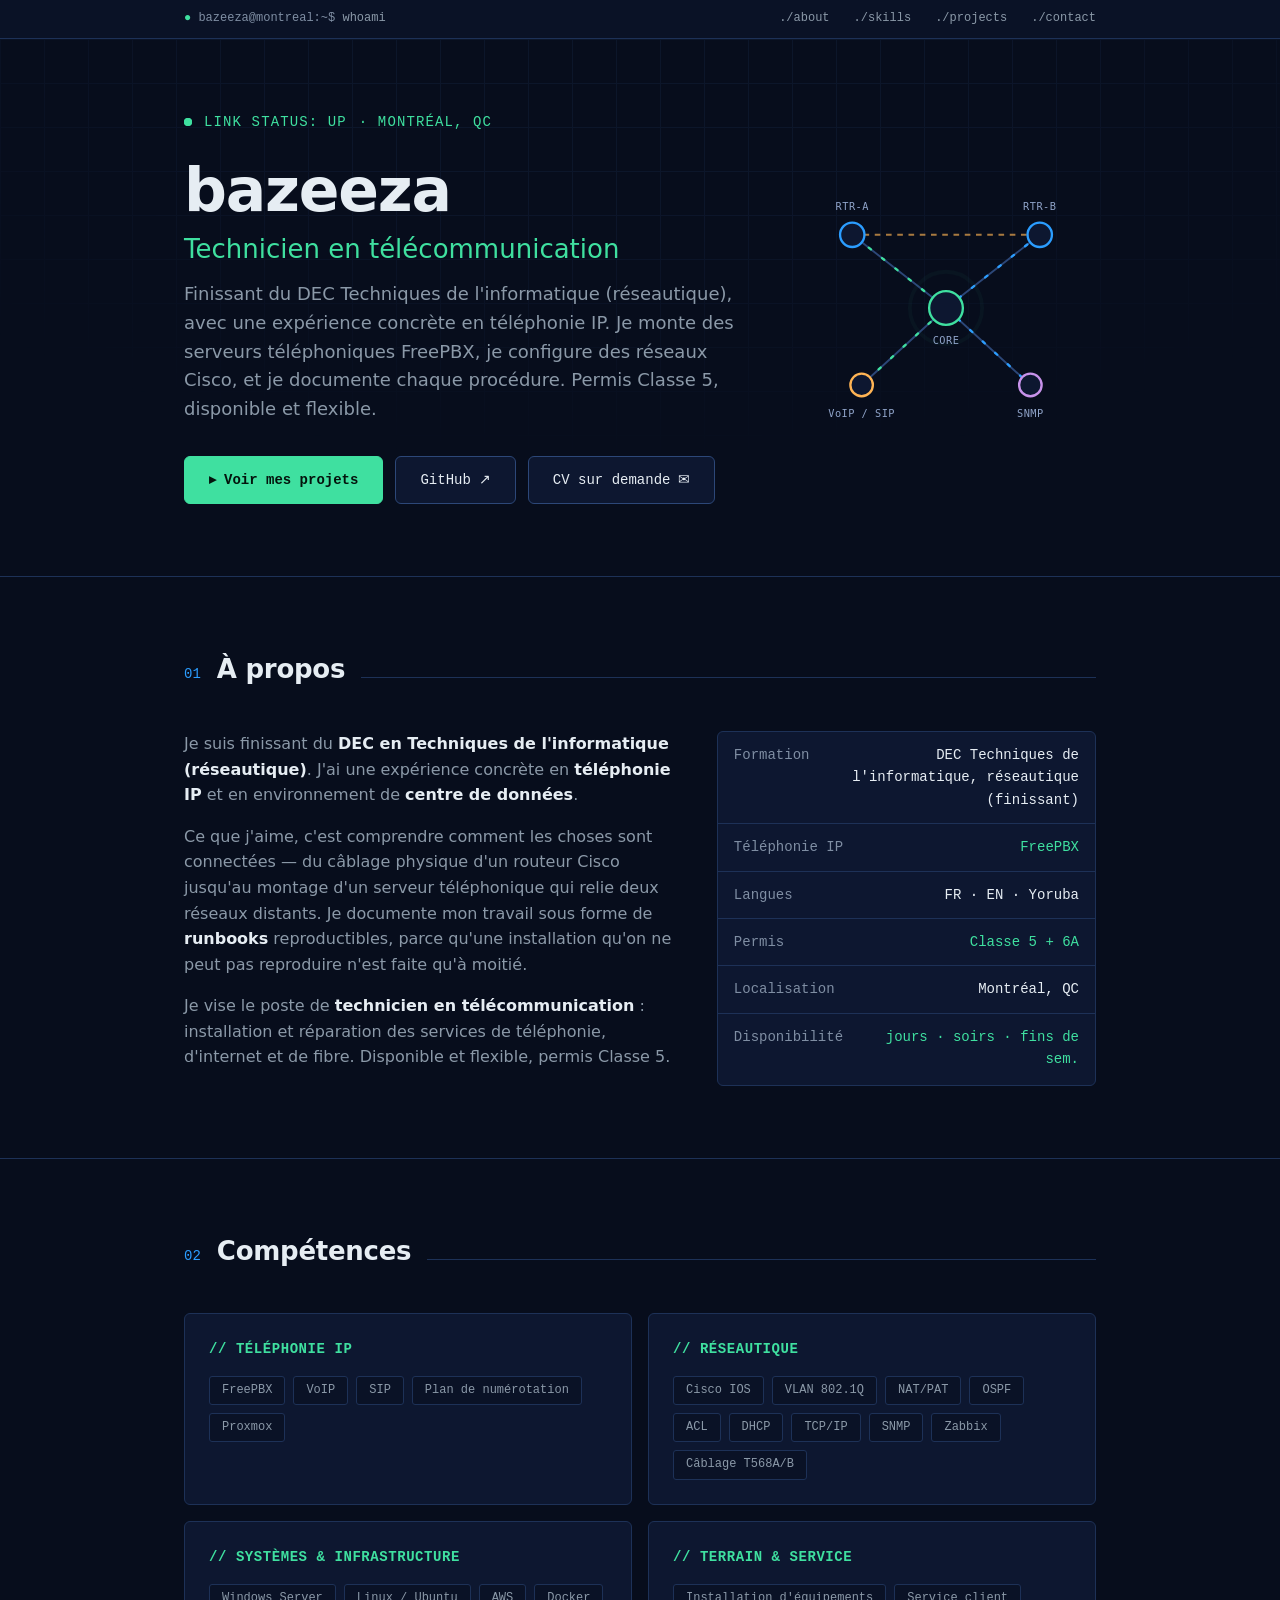
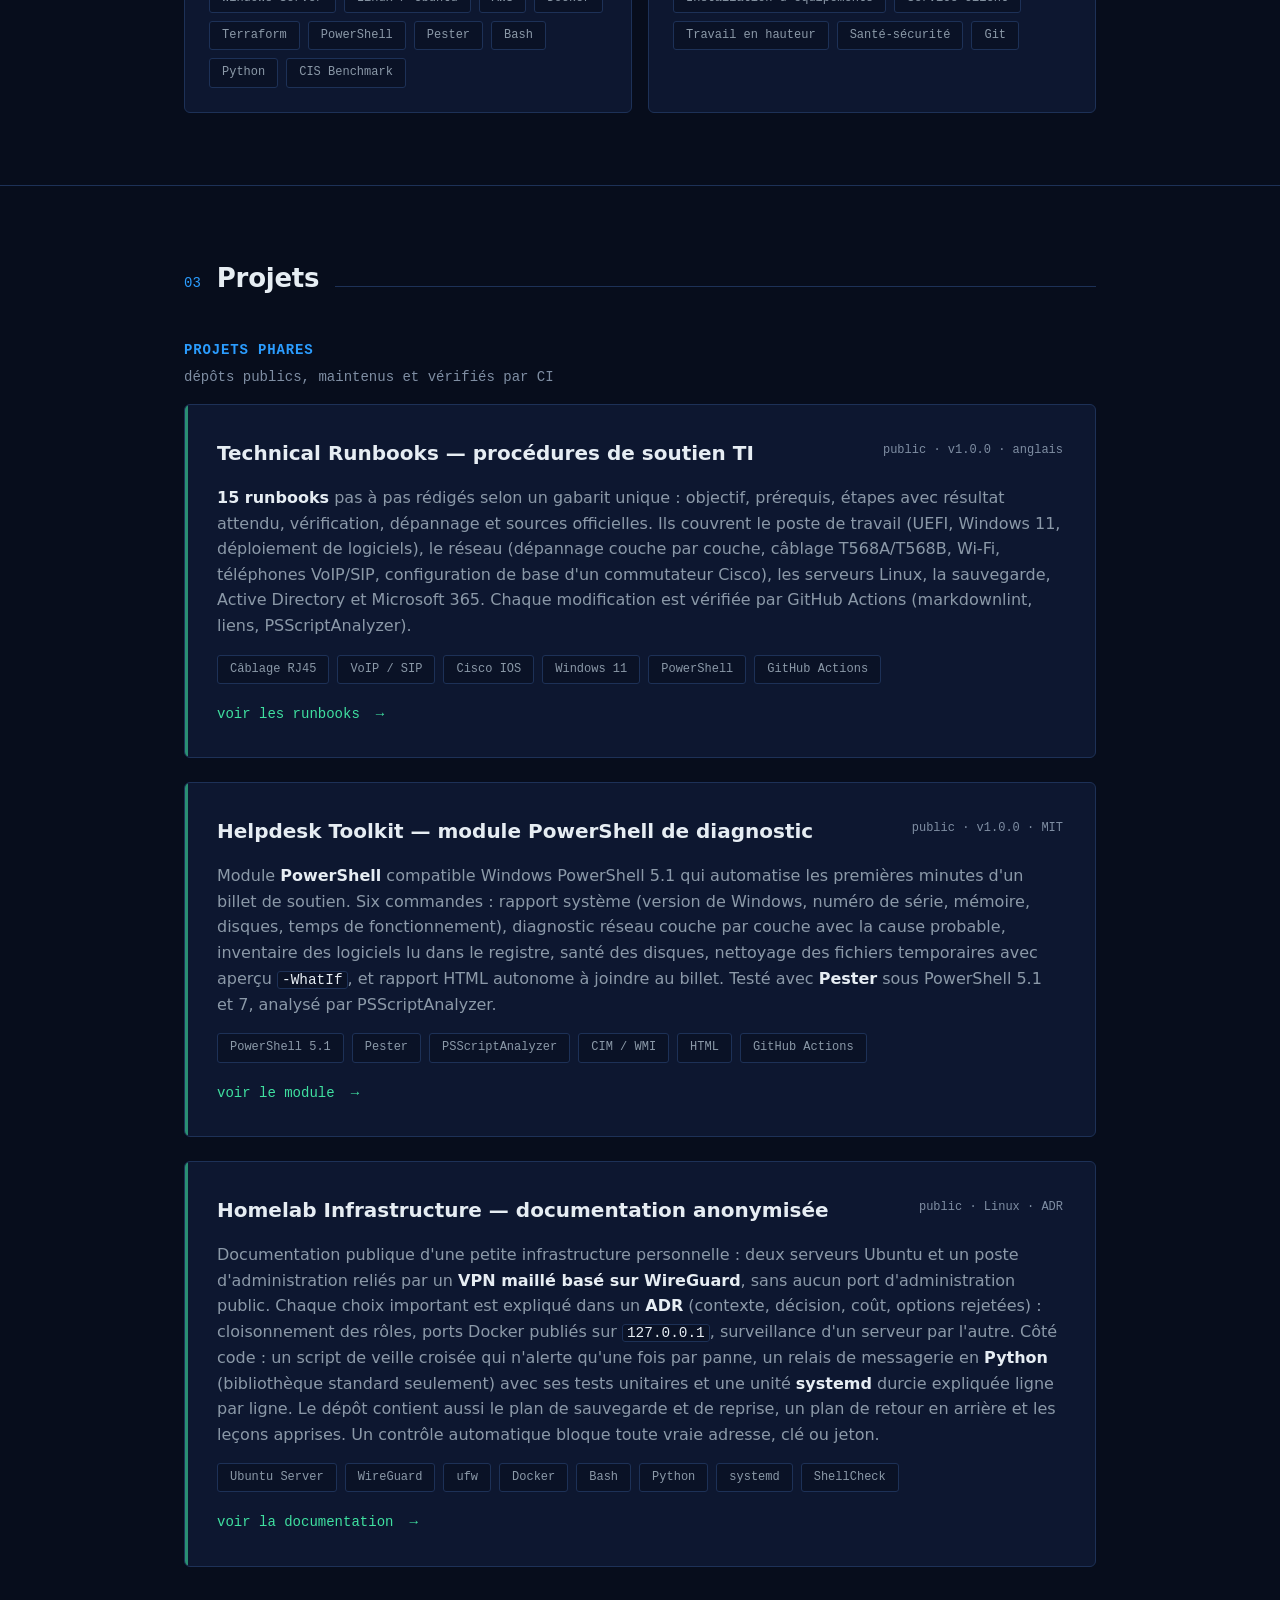
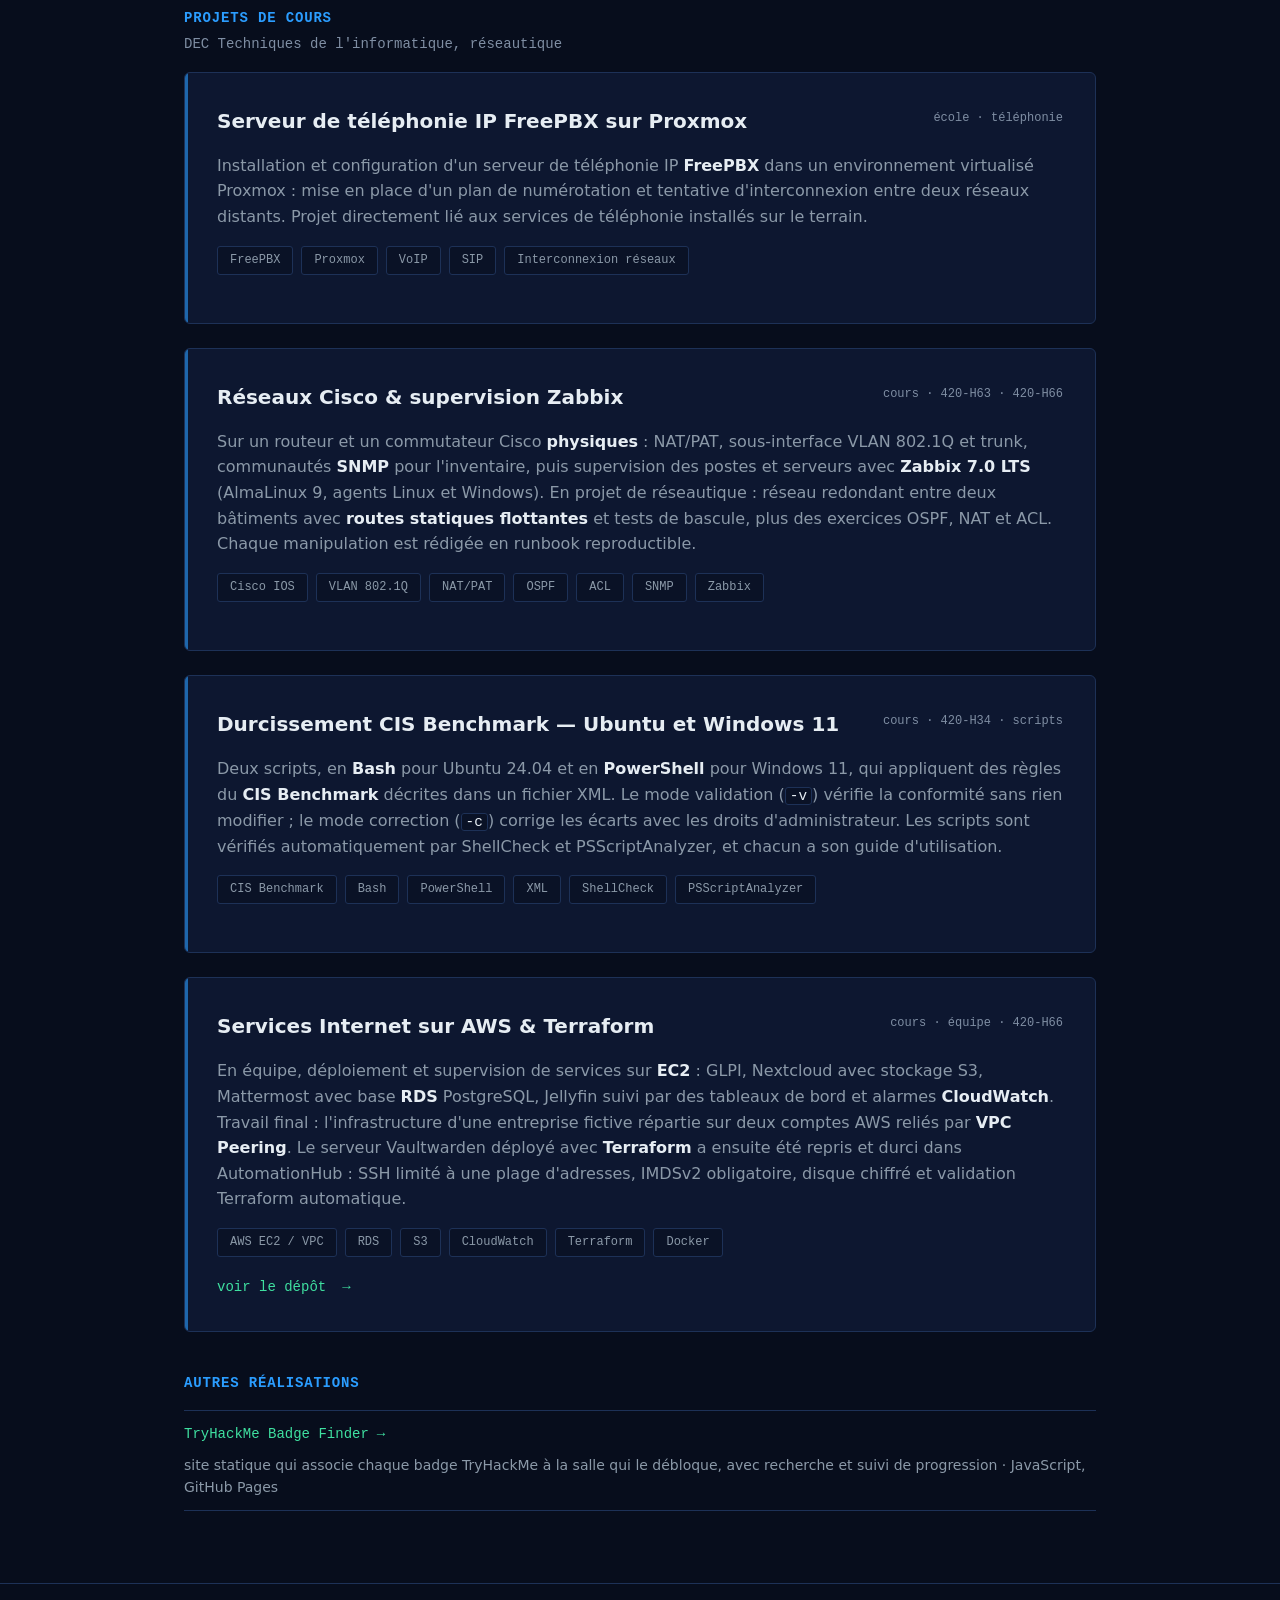
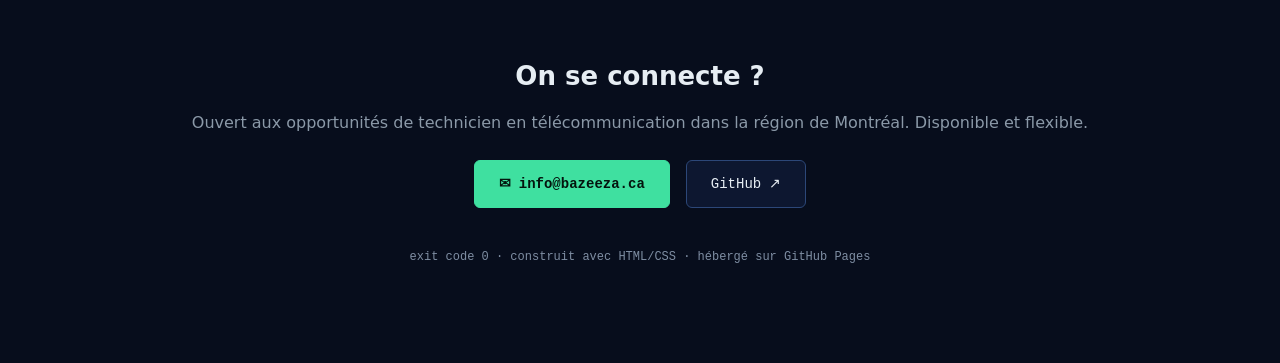
<file: index.html>
<!DOCTYPE html>
<html lang="fr">
<head>
<meta charset="UTF-8">
<meta name="viewport" content="width=device-width, initial-scale=1.0">
<title>bazeeza — Technicien en télécommunication</title>
<meta name="description" content="Portfolio de bazeeza, finissant du DEC en réseautique à Montréal : runbooks de soutien TI, module PowerShell testé, réseaux Cisco, téléphonie IP et AWS.">
<link rel="canonical" href="https://bazeeza.github.io/">
<!-- Tells the browser the page is dark before the CSS arrives: no white flash, dark scrollbars -->
<meta name="color-scheme" content="dark">
<meta name="theme-color" content="#070d1c">
<!-- Link previews (LinkedIn, Teams, Slack). No og:image yet: most preview crawlers ignore SVG, a 1200x630 PNG is still to be made. -->
<meta property="og:type" content="profile">
<meta property="og:locale" content="fr_CA">
<meta property="og:site_name" content="bazeeza">
<meta property="og:title" content="bazeeza — Technicien en télécommunication">
<meta property="og:description" content="Finissant du DEC en réseautique à Montréal : runbooks de soutien TI, module PowerShell testé, réseaux Cisco, téléphonie IP et AWS.">
<meta property="og:url" content="https://bazeeza.github.io/">
<meta property="profile:username" content="Bazeeza">
<meta name="twitter:card" content="summary">
<!-- Structured data for search engines: only facts already shown on the page. -->
<script type="application/ld+json">
{
  "@context": "https://schema.org",
  "@type": "Person",
  "name": "bazeeza",
  "url": "https://bazeeza.github.io/",
  "jobTitle": "Technicien en télécommunication",
  "email": "mailto:info@bazeeza.ca",
  "address": { "@type": "PostalAddress", "addressLocality": "Montréal", "addressRegion": "QC", "addressCountry": "CA" },
  "knowsAbout": ["Cisco IOS", "VLAN", "VoIP", "SIP", "FreePBX", "PowerShell", "Python", "Linux", "AWS", "Terraform"],
  "knowsLanguage": ["fr", "en"],
  "sameAs": ["https://github.com/Bazeeza"]
}
</script>
<link rel="icon" href="assets/img/favicon.svg" type="image/svg+xml">
<link rel="stylesheet" href="assets/css/tokens.css">
<link rel="stylesheet" href="assets/css/main.css">
</head>
<body>

<a class="skip-link" href="#main">Aller au contenu</a>

<header class="statusbar">
  <div class="wrap">
    <span class="mono" lang="en"><span class="dot" aria-hidden="true">●</span> bazeeza@montreal:~$ <span class="cmd">whoami</span></span>
    <!-- The French label stays French; only the English link texts carry lang="en" -->
    <nav class="nav-links mono" aria-label="Sections de la page">
      <a href="#about" lang="en">./about</a>
      <a href="#skills" lang="en">./skills</a>
      <a href="#projects" lang="en">./projects</a>
      <a href="#contact" lang="en">./contact</a>
    </nav>
  </div>
</header>

<main id="main" tabindex="-1">

<section class="hero" aria-labelledby="hero-title">
  <div class="wrap hero-grid">
    <div>
      <p class="eyebrow mono"><span class="pulse" aria-hidden="true"></span> <span lang="en">LINK STATUS: UP</span> · MONTRÉAL, QC</p>
      <h1 id="hero-title">bazeeza
        <span class="role">Technicien en télécommunication</span>
      </h1>
      <p class="lede">Finissant du DEC Techniques de l'informatique (réseautique), avec une expérience concrète en téléphonie IP. Je monte des serveurs téléphoniques FreePBX, je configure des réseaux Cisco, et je documente chaque procédure. Permis Classe 5, disponible et flexible.</p>
      <div class="cta-row">
        <a class="btn primary" href="#projects"><span aria-hidden="true">▸</span> Voir mes projets</a>
        <a class="btn" href="https://github.com/Bazeeza" target="_blank" rel="noopener">GitHub <span aria-hidden="true">&#x2197;&#xFE0E;</span><span class="visually-hidden"> (nouvel onglet)</span></a>
        <a class="btn" href="mailto:info@bazeeza.ca?subject=Demande%20de%20CV">CV sur demande <span aria-hidden="true">&#x2709;&#xFE0E;</span></a>
      </div>
    </div>
    <img class="hero-art" src="assets/img/topologie.svg" width="320" height="260" alt="">
  </div>
</section>

<section id="about" aria-labelledby="about-title">
  <div class="wrap">
    <div class="sec-head">
      <span class="sec-num mono" aria-hidden="true">01</span>
      <h2 class="sec-title" id="about-title">À propos</h2>
      <span class="sec-line" aria-hidden="true"></span>
    </div>
    <div class="about-grid">
      <div>
        <p>Je suis finissant du <strong>DEC en Techniques de l'informatique (réseautique)</strong>. J'ai une expérience concrète en <strong>téléphonie IP</strong> et en environnement de <strong>centre de données</strong>.</p>
        <p>Ce que j'aime, c'est comprendre comment les choses sont connectées — du câblage physique d'un routeur Cisco jusqu'au montage d'un serveur téléphonique qui relie deux réseaux distants. Je documente mon travail sous forme de <strong>runbooks</strong> reproductibles, parce qu'une installation qu'on ne peut pas reproduire n'est faite qu'à moitié.</p>
        <p>Je vise le poste de <strong>technicien en télécommunication</strong> : installation et réparation des services de téléphonie, d'internet et de fibre. Disponible et flexible, permis Classe 5.</p>
      </div>
      <dl class="facts mono">
        <div class="row"><dt class="k">Formation</dt><dd class="v">DEC Techniques de l'informatique, réseautique (finissant)</dd></div>
        <div class="row"><dt class="k">Téléphonie IP</dt><dd class="v up">FreePBX</dd></div>
        <div class="row"><dt class="k">Langues</dt><dd class="v">FR · EN · Yoruba</dd></div>
        <div class="row"><dt class="k">Permis</dt><dd class="v up">Classe 5 + 6A</dd></div>
        <div class="row"><dt class="k">Localisation</dt><dd class="v">Montréal, QC</dd></div>
        <div class="row"><dt class="k">Disponibilité</dt><dd class="v up">jours · soirs · fins de sem.</dd></div>
      </dl>
    </div>
  </div>
</section>

<section id="skills" aria-labelledby="skills-title">
  <div class="wrap">
    <div class="sec-head">
      <span class="sec-num mono" aria-hidden="true">02</span>
      <h2 class="sec-title" id="skills-title">Compétences</h2>
      <span class="sec-line" aria-hidden="true"></span>
    </div>
    <div class="skills-grid">
      <div class="skill-card">
        <h3><span aria-hidden="true">// </span>Téléphonie IP</h3>
        <ul class="tags" role="list">
          <li class="tag">FreePBX</li><li class="tag">VoIP</li><li class="tag">SIP</li>
          <li class="tag">Plan de numérotation</li><li class="tag">Proxmox</li>
        </ul>
      </div>
      <div class="skill-card">
        <h3><span aria-hidden="true">// </span>Réseautique</h3>
        <ul class="tags" role="list">
          <li class="tag">Cisco IOS</li><li class="tag">VLAN 802.1Q</li><li class="tag">NAT/PAT</li>
          <li class="tag">OSPF</li><li class="tag">ACL</li><li class="tag">DHCP</li><li class="tag">TCP/IP</li>
          <li class="tag">SNMP</li><li class="tag">Zabbix</li><li class="tag">Câblage T568A/B</li>
        </ul>
      </div>
      <div class="skill-card">
        <h3><span aria-hidden="true">// </span>Systèmes &amp; infrastructure</h3>
        <ul class="tags" role="list">
          <li class="tag">Windows Server</li><li class="tag">Linux / Ubuntu</li><li class="tag">AWS</li>
          <li class="tag">Docker</li><li class="tag">Terraform</li><li class="tag">PowerShell</li>
          <li class="tag">Pester</li><li class="tag">Bash</li><li class="tag">Python</li><li class="tag">CIS Benchmark</li>
        </ul>
      </div>
      <div class="skill-card">
        <h3><span aria-hidden="true">// </span>Terrain &amp; service</h3>
        <ul class="tags" role="list">
          <li class="tag">Installation d'équipements</li><li class="tag">Service client</li>
          <li class="tag">Travail en hauteur</li><li class="tag">Santé-sécurité</li><li class="tag">Git</li>
        </ul>
      </div>
    </div>
  </div>
</section>

<section id="projects" aria-labelledby="projects-title">
  <div class="wrap">
    <div class="sec-head">
      <span class="sec-num mono" aria-hidden="true">03</span>
      <h2 class="sec-title" id="projects-title">Projets</h2>
      <span class="sec-line" aria-hidden="true"></span>
    </div>

    <h3 class="proj-group">Projets phares <span class="proj-group-note">dépôts publics, maintenus et vérifiés par CI</span></h3>

    <article class="project featured">
      <div class="proj-top">
        <h4 class="proj-title">Technical Runbooks — procédures de soutien TI</h4>
        <p class="proj-meta">public · v1.0.0 · anglais</p>
      </div>
      <p><strong>15 runbooks</strong> pas à pas rédigés selon un gabarit unique : objectif, prérequis, étapes avec résultat attendu, vérification, dépannage et sources officielles. Ils couvrent le poste de travail (UEFI, Windows 11, déploiement de logiciels), le réseau (dépannage couche par couche, câblage T568A/T568B, Wi-Fi, téléphones VoIP/SIP, configuration de base d'un commutateur Cisco), les serveurs Linux, la sauvegarde, Active Directory et Microsoft 365. Chaque modification est vérifiée par GitHub Actions (markdownlint, liens, PSScriptAnalyzer).</p>
      <ul class="tags proj-tags" role="list" aria-label="Technologies">
        <li class="tag">Câblage RJ45</li><li class="tag">VoIP / SIP</li><li class="tag">Cisco IOS</li>
        <li class="tag">Windows 11</li><li class="tag">PowerShell</li><li class="tag">GitHub Actions</li>
      </ul>
      <a class="proj-link mono" href="https://github.com/Bazeeza/Technical-Runbooks" target="_blank" rel="noopener">voir les runbooks<span class="visually-hidden"> Technical Runbooks</span> <span aria-hidden="true">→</span><span class="visually-hidden"> (nouvel onglet)</span></a>
    </article>

    <article class="project featured">
      <div class="proj-top">
        <h4 class="proj-title">Helpdesk Toolkit — module PowerShell de diagnostic</h4>
        <p class="proj-meta">public · v1.0.0 · MIT</p>
      </div>
      <p>Module <strong>PowerShell</strong> compatible Windows PowerShell 5.1 qui automatise les premières minutes d'un billet de soutien. Six commandes : rapport système (version de Windows, numéro de série, mémoire, disques, temps de fonctionnement), diagnostic réseau couche par couche avec la cause probable, inventaire des logiciels lu dans le registre, santé des disques, nettoyage des fichiers temporaires avec aperçu <code>-WhatIf</code>, et rapport HTML autonome à joindre au billet. Testé avec <strong>Pester</strong> sous PowerShell 5.1 et 7, analysé par PSScriptAnalyzer.</p>
      <ul class="tags proj-tags" role="list" aria-label="Technologies">
        <li class="tag">PowerShell 5.1</li><li class="tag">Pester</li><li class="tag">PSScriptAnalyzer</li>
        <li class="tag">CIM / WMI</li><li class="tag">HTML</li><li class="tag">GitHub Actions</li>
      </ul>
      <a class="proj-link mono" href="https://github.com/Bazeeza/helpdesk-toolkit" target="_blank" rel="noopener">voir le module<span class="visually-hidden"> Helpdesk Toolkit</span> <span aria-hidden="true">→</span><span class="visually-hidden"> (nouvel onglet)</span></a>
    </article>

    <article class="project featured">
      <div class="proj-top">
        <h4 class="proj-title">Homelab Infrastructure — documentation anonymisée</h4>
        <p class="proj-meta">public · Linux · ADR</p>
      </div>
      <p>Documentation publique d'une petite infrastructure personnelle : deux serveurs Ubuntu et un poste d'administration reliés par un <strong>VPN maillé basé sur WireGuard</strong>, sans aucun port d'administration public. Chaque choix important est expliqué dans un <strong>ADR</strong> (contexte, décision, coût, options rejetées) : cloisonnement des rôles, ports Docker publiés sur <code>127.0.0.1</code>, surveillance d'un serveur par l'autre. Côté code : un script de veille croisée qui n'alerte qu'une fois par panne, un relais de messagerie en <strong>Python</strong> (bibliothèque standard seulement) avec ses tests unitaires et une unité <strong>systemd</strong> durcie expliquée ligne par ligne. Le dépôt contient aussi le plan de sauvegarde et de reprise, un plan de retour en arrière et les leçons apprises. Un contrôle automatique bloque toute vraie adresse, clé ou jeton.</p>
      <ul class="tags proj-tags" role="list" aria-label="Technologies">
        <li class="tag">Ubuntu Server</li><li class="tag">WireGuard</li><li class="tag">ufw</li>
        <li class="tag">Docker</li><li class="tag">Bash</li><li class="tag">Python</li>
        <li class="tag">systemd</li><li class="tag">ShellCheck</li>
      </ul>
      <a class="proj-link mono" href="https://github.com/Bazeeza/homelab-infrastructure" target="_blank" rel="noopener">voir la documentation<span class="visually-hidden"> Homelab Infrastructure</span> <span aria-hidden="true">→</span><span class="visually-hidden"> (nouvel onglet)</span></a>
    </article>

    <h3 class="proj-group">Projets de cours <span class="proj-group-note">DEC Techniques de l'informatique, réseautique</span></h3>

    <article class="project">
      <div class="proj-top">
        <h4 class="proj-title">Serveur de téléphonie IP FreePBX sur Proxmox</h4>
        <p class="proj-meta">école · téléphonie</p>
      </div>
      <p>Installation et configuration d'un serveur de téléphonie IP <strong>FreePBX</strong> dans un environnement virtualisé Proxmox : mise en place d'un plan de numérotation et tentative d'interconnexion entre deux réseaux distants. Projet directement lié aux services de téléphonie installés sur le terrain.</p>
      <ul class="tags proj-tags" role="list" aria-label="Technologies">
        <li class="tag">FreePBX</li><li class="tag">Proxmox</li><li class="tag">VoIP</li>
        <li class="tag">SIP</li><li class="tag">Interconnexion réseaux</li>
      </ul>
    </article>

    <article class="project">
      <div class="proj-top">
        <h4 class="proj-title">Réseaux Cisco &amp; supervision Zabbix</h4>
        <p class="proj-meta">cours · 420-H63 · 420-H66</p>
      </div>
      <p>Sur un routeur et un commutateur Cisco <strong>physiques</strong> : NAT/PAT, sous-interface VLAN 802.1Q et trunk, communautés <strong>SNMP</strong> pour l'inventaire, puis supervision des postes et serveurs avec <strong>Zabbix 7.0 LTS</strong> (AlmaLinux 9, agents Linux et Windows). En projet de réseautique : réseau redondant entre deux bâtiments avec <strong>routes statiques flottantes</strong> et tests de bascule, plus des exercices OSPF, NAT et ACL. Chaque manipulation est rédigée en runbook reproductible.</p>
      <ul class="tags proj-tags" role="list" aria-label="Technologies">
        <li class="tag">Cisco IOS</li><li class="tag">VLAN 802.1Q</li><li class="tag">NAT/PAT</li>
        <li class="tag">OSPF</li><li class="tag">ACL</li><li class="tag">SNMP</li><li class="tag">Zabbix</li>
      </ul>
    </article>

    <article class="project">
      <div class="proj-top">
        <h4 class="proj-title">Durcissement CIS Benchmark — Ubuntu et Windows 11</h4>
        <p class="proj-meta">cours · 420-H34 · scripts</p>
      </div>
      <p>Deux scripts, en <strong>Bash</strong> pour Ubuntu 24.04 et en <strong>PowerShell</strong> pour Windows 11, qui appliquent des règles du <strong>CIS Benchmark</strong> décrites dans un fichier XML. Le mode validation (<code>-v</code>) vérifie la conformité sans rien modifier ; le mode correction (<code>-c</code>) corrige les écarts avec les droits d'administrateur. Les scripts sont vérifiés automatiquement par ShellCheck et PSScriptAnalyzer, et chacun a son guide d'utilisation.</p>
      <ul class="tags proj-tags" role="list" aria-label="Technologies">
        <li class="tag">CIS Benchmark</li><li class="tag">Bash</li><li class="tag">PowerShell</li>
        <li class="tag">XML</li><li class="tag">ShellCheck</li><li class="tag">PSScriptAnalyzer</li>
      </ul>
    </article>

    <article class="project">
      <div class="proj-top">
        <h4 class="proj-title">Services Internet sur AWS &amp; Terraform</h4>
        <p class="proj-meta">cours · équipe · 420-H66</p>
      </div>
      <p>En équipe, déploiement et supervision de services sur <strong>EC2</strong> : GLPI, Nextcloud avec stockage S3, Mattermost avec base <strong>RDS</strong> PostgreSQL, Jellyfin suivi par des tableaux de bord et alarmes <strong>CloudWatch</strong>. Travail final : l'infrastructure d'une entreprise fictive répartie sur deux comptes AWS reliés par <strong>VPC Peering</strong>. Le serveur Vaultwarden déployé avec <strong>Terraform</strong> a ensuite été repris et durci dans AutomationHub : SSH limité à une plage d'adresses, IMDSv2 obligatoire, disque chiffré et validation Terraform automatique.</p>
      <ul class="tags proj-tags" role="list" aria-label="Technologies">
        <li class="tag">AWS EC2 / VPC</li><li class="tag">RDS</li><li class="tag">S3</li>
        <li class="tag">CloudWatch</li><li class="tag">Terraform</li><li class="tag">Docker</li>
      </ul>
      <a class="proj-link mono" href="https://github.com/Bazeeza/AutomationHub" target="_blank" rel="noopener">voir le dépôt<span class="visually-hidden"> AutomationHub</span> <span aria-hidden="true">→</span><span class="visually-hidden"> (nouvel onglet)</span></a>
    </article>

    <h3 class="proj-group">Autres réalisations</h3>

    <ul class="other-list" role="list">
      <li>
        <a class="proj-link mono" href="https://bazeeza.github.io/thm-badge-finder/" target="_blank" rel="noopener">TryHackMe Badge Finder <span aria-hidden="true">→</span><span class="visually-hidden"> (nouvel onglet)</span></a>
        <span class="other-desc">site statique qui associe chaque badge TryHackMe à la salle qui le débloque, avec recherche et suivi de progression · JavaScript, GitHub Pages</span>
      </li>
    </ul>
  </div>
</section>

</main>

<footer id="contact" aria-labelledby="contact-title">
  <div class="wrap">
    <h2 id="contact-title">On se connecte ?</h2>
    <p>Ouvert aux opportunités de technicien en télécommunication dans la région de Montréal. Disponible et flexible.</p>
    <div class="foot-links">
      <a class="btn primary" href="mailto:info@bazeeza.ca"><span aria-hidden="true">&#x2709;&#xFE0E;</span> info@bazeeza.ca</a>
      <a class="btn" href="https://github.com/Bazeeza" target="_blank" rel="noopener">GitHub <span aria-hidden="true">&#x2197;&#xFE0E;</span><span class="visually-hidden"> (nouvel onglet)</span></a>
    </div>
    <p class="foot-meta"><span lang="en">exit code 0</span> · construit avec HTML/CSS · hébergé sur GitHub Pages</p>
  </div>
</footer>

</body>
</html>
</file>
<file: assets/css/tokens.css>
/*
  Design tokens for bazeeza.github.io.
  Same palette as the GitHub profile banner (Bazeeza/Bazeeza, assets/banniere.svg),
  so the profile and the portfolio read as one system.
  Contrast ratios against --color-bg / --color-surface are listed in docs/design-system.md.
  Change a value here, never a raw hex code in main.css.
*/
:root{
  color-scheme:dark;  /* native scrollbars and form controls follow the dark theme */

  /* Surfaces, darkest to lightest */
  --color-bg:#070d1c;
  --color-surface-sunken:#0a1226;
  --color-surface:#0d1730;
  --color-border:#1d3157;
  --color-border-strong:#2c4778;

  /* Text */
  --color-text:#e6edf3;        /* body text and headings */
  --color-text-muted:#8b99a8;  /* paragraphs, secondary text */
  --color-text-dim:#7f8ea3;    /* metadata, labels (was #5d6b7a: below 4.5:1) */
  --color-on-accent:#04140d;   /* text placed on a green fill */

  /* Signal palette: one meaning per color */
  --color-green:#3fe0a0;       /* link up, primary action, current item */
  --color-green-hover:#54f0b3;
  --color-blue:#2b9dff;        /* structure: section numbers, project accent */
  --color-amber:#ffb454;       /* attention, backup path, warnings */
  --color-violet:#c792ea;      /* supervision, secondary highlight */

  /* Typography */
  /* System font stacks: same families as the profile banner, no web font download */
  --font-sans:'Segoe UI',system-ui,-apple-system,Roboto,'Helvetica Neue',Arial,sans-serif;
  --font-mono:Consolas,'Cascadia Mono','SFMono-Regular',Menlo,'Liberation Mono',monospace;
  --text-xs:.75rem;      /* 12 px */
  --text-sm:.875rem;     /* 14 px */
  --text-base:1rem;      /* 16 px */
  --text-lg:1.125rem;    /* 18 px */
  --text-xl:1.25rem;     /* 20 px */
  --text-2xl:1.625rem;   /* 26 px */
  --text-display:clamp(2.125rem,6vw,3.75rem);
  --leading-tight:1.1;
  --leading-body:1.6;

  /* Spacing: 4 px grid */
  --space-1:.25rem;
  --space-2:.5rem;
  --space-3:.75rem;
  --space-4:1rem;
  --space-5:1.5rem;
  --space-6:2rem;
  --space-7:2.5rem;
  --space-8:4.5rem;

  /* Shape and motion */
  --radius:6px;
  --radius-sm:3px;
  --content-width:60rem;
  --duration:.2s;
}

/* Print and "Save as PDF": black text on white paper.
   Browsers drop background colors when printing, so light text would vanish.
   Signal colors are darkened versions of the same hues (all above 4.5:1 on white). */
@media print{
  :root{
    color-scheme:light;
    --color-bg:#ffffff;
    --color-surface-sunken:#ffffff;
    --color-surface:#ffffff;
    --color-border:#c4ccd6;
    --color-border-strong:#8a96a3;
    --color-text:#000000;
    --color-text-muted:#1f2933;
    --color-text-dim:#4a5562;
    --color-on-accent:#000000;
    --color-green:#0b6e47;
    --color-blue:#0b5394;
    --color-amber:#8a5000;
    --color-violet:#6a3d9a;
  }
}
</file>
<file: assets/css/main.css>
/*
  Components for bazeeza.github.io.
  Every color, font, size and spacing comes from tokens.css (loaded first).
*/

/* ---- base ---- */
*{box-sizing:border-box;margin:0;padding:0}
html{scroll-behavior:smooth}
body{
  background:var(--color-bg);
  color:var(--color-text);
  font-family:var(--font-sans);
  line-height:var(--leading-body);
  -webkit-font-smoothing:antialiased;
  -webkit-text-size-adjust:100%;text-size-adjust:100%; /* no automatic text inflation when a phone turns to landscape */
  overflow-x:hidden;
}
.mono{font-family:var(--font-mono)}
a{color:inherit;text-decoration:none}
strong{color:var(--color-text);font-weight:600}
.wrap{max-width:var(--content-width);margin:0 auto;padding:0 var(--space-5)}
/* Keyboard focus: always visible, never removed. Green on the dark background is about 11:1. */
:focus-visible{outline:2px solid var(--color-green);outline-offset:3px;border-radius:var(--radius-sm)}
.btn.primary:focus-visible,.skip-link:focus-visible{outline-color:var(--color-text)}
main:focus{outline:none}
/* Safari/VoiceOver stops announcing a list once its bullets are removed:
   every unstyled ul/ol in index.html therefore carries role="list" */
ul,ol{list-style:none}

/* Text read by screen readers but not shown (e.g. "opens in a new tab") */
.visually-hidden{
  position:absolute!important;width:1px;height:1px;padding:0;margin:-1px;
  overflow:hidden;clip:rect(0 0 0 0);clip-path:inset(50%);white-space:nowrap;border:0;
}

/* ---- skip link: hidden until it receives keyboard focus ---- */
.skip-link{
  position:absolute;left:var(--space-4);top:-100px;z-index:100;
  padding:var(--space-2) var(--space-4);border-radius:var(--radius);
  background:var(--color-green);color:var(--color-on-accent);font-weight:700;
}
.skip-link:focus{top:var(--space-2)}

/* ---- top status bar ---- */
.statusbar{
  border-bottom:1px solid var(--color-border);
  background:var(--color-surface-sunken);
  font-family:var(--font-mono);
  font-size:var(--text-xs);
  color:var(--color-text-dim);
  position:sticky;top:0;z-index:50;
  /* No backdrop-filter: the background is opaque, so a blur would cost GPU work on every scroll for nothing */
}
.statusbar .wrap{display:flex;justify-content:space-between;align-items:center;min-height:38px;gap:var(--space-4)}
.statusbar .dot{color:var(--color-green)}
.statusbar .cmd{color:var(--color-text-muted)}
.nav-links{display:flex;gap:var(--space-5)}
.nav-links a{display:inline-block;padding:var(--space-1) 0;color:var(--color-text-muted);transition:color var(--duration)}
.nav-links a:hover{color:var(--color-green)}
/* Anchor targets stop below the sticky status bar instead of under it.
   Declared before the 620 px block: same specificity, so the later (mobile) value must come last to win. */
section[id],footer[id],main{scroll-margin-top:4rem}
/* Small screens: the menu moves under the prompt instead of disappearing.
   It wraps onto a second line rather than scrolling sideways, so no link is hidden off-screen,
   and the bar stops sticking so it does not eat a third of a phone screen. */
@media(max-width:620px){
  .statusbar{position:static}
  .statusbar .wrap{flex-direction:column;align-items:flex-start;gap:0;padding-top:var(--space-2);padding-bottom:var(--space-1)}
  .nav-links{flex-wrap:wrap;gap:0 var(--space-4)}
  section[id],footer[id],main{scroll-margin-top:var(--space-2)}
}

/* ---- hero ---- */
.hero{padding:var(--space-8) 0;border-bottom:1px solid var(--color-border);position:relative}
.hero::before{
  content:"";position:absolute;inset:0;
  background-image:linear-gradient(var(--color-border) 1px,transparent 1px),linear-gradient(90deg,var(--color-border) 1px,transparent 1px);
  background-size:44px 44px;
  opacity:.25;
  -webkit-mask-image:radial-gradient(ellipse 70% 80% at 50% 0%,#000 40%,transparent 100%);
          mask-image:radial-gradient(ellipse 70% 80% at 50% 0%,#000 40%,transparent 100%);
  pointer-events:none;
}
.hero .wrap{position:relative}
.hero-grid{display:grid;grid-template-columns:1fr auto;gap:var(--space-6);align-items:center}
.hero-art{width:300px;height:auto}
/* The illustration is decorative (alt=""): dropped on narrow screens to keep the text first */
@media(max-width:860px){.hero-grid{grid-template-columns:1fr}.hero-art{display:none}}
.eyebrow{
  font-family:var(--font-mono);font-size:var(--text-sm);color:var(--color-green);
  letter-spacing:.08em;margin-bottom:var(--space-5);display:flex;align-items:center;gap:var(--space-3);
}
/* The ring is a pseudo-element animated with transform and opacity only:
   the compositor handles it, no repaint on each frame (an animated box-shadow repaints every frame) */
.eyebrow .pulse{position:relative;flex:none;width:8px;height:8px;border-radius:50%;background:var(--color-green)}
.eyebrow .pulse::after{content:"";position:absolute;inset:0;border-radius:50%;background:var(--color-green);animation:pulse 2s ease-out infinite}
@keyframes pulse{0%{transform:scale(1);opacity:.5}70%,100%{transform:scale(3);opacity:0}}
h1{font-size:var(--text-display);font-weight:700;line-height:var(--leading-tight);letter-spacing:-.02em;margin-bottom:var(--space-4)}
h1 .role{display:block;color:var(--color-green);font-size:clamp(1.125rem,3vw,1.625rem);font-weight:500;margin-top:var(--space-3);letter-spacing:0}
.lede{color:var(--color-text-muted);font-size:var(--text-lg);max-width:38rem;margin-bottom:var(--space-6)}
.cta-row{display:flex;flex-wrap:wrap;gap:var(--space-3)}

/* ---- buttons ---- */
.btn{
  font-family:var(--font-mono);font-size:var(--text-sm);font-weight:500;
  padding:var(--space-3) var(--space-5);border-radius:var(--radius);border:1px solid var(--color-border-strong);
  background:var(--color-surface);color:var(--color-text);cursor:pointer;
  transition:border-color var(--duration),color var(--duration),transform var(--duration);
  display:inline-flex;align-items:center;gap:var(--space-2);
}
.btn:hover{border-color:var(--color-green);color:var(--color-green);transform:translateY(-1px)}
.btn.primary{background:var(--color-green);color:var(--color-on-accent);border-color:var(--color-green);font-weight:700}
.btn.primary:hover{background:var(--color-green-hover);color:var(--color-on-accent)}

/* ---- section framing ---- */
section{padding:var(--space-8) 0;border-bottom:1px solid var(--color-border)}
.sec-head{display:flex;align-items:baseline;gap:var(--space-4);margin-bottom:var(--space-7)}
.sec-num{font-family:var(--font-mono);color:var(--color-blue);font-size:var(--text-sm)}
.sec-title{font-size:var(--text-2xl);font-weight:600;letter-spacing:-.01em}
.sec-line{flex:1;height:1px;background:var(--color-border)}

/* ---- about ---- */
.about-grid{display:grid;grid-template-columns:1.3fr 1fr;gap:var(--space-7)}
@media(max-width:720px){.about-grid{grid-template-columns:1fr;gap:var(--space-6)}}
.about-grid p{color:var(--color-text-muted);margin-bottom:var(--space-4)}
.facts{border:1px solid var(--color-border);border-radius:var(--radius);background:var(--color-surface);overflow:hidden}
.facts .row{display:flex;justify-content:space-between;gap:var(--space-4);padding:var(--space-3) var(--space-4);border-bottom:1px solid var(--color-border);font-size:var(--text-sm)}
.facts .row:last-child{border-bottom:none}
.facts .k{font-family:var(--font-mono);color:var(--color-text-dim)}
.facts .v{color:var(--color-text);text-align:right}
.facts .v.up{color:var(--color-green)}

/* ---- skills ---- */
.skills-grid{display:grid;grid-template-columns:repeat(2,1fr);gap:var(--space-4)}
@media(max-width:720px){.skills-grid{grid-template-columns:1fr}}
.skill-card{border:1px solid var(--color-border);border-radius:var(--radius);background:var(--color-surface);padding:var(--space-5)}
.skill-card h3{font-family:var(--font-mono);font-size:var(--text-sm);color:var(--color-green);margin-bottom:var(--space-4);letter-spacing:.04em;text-transform:uppercase}
.tags{display:flex;flex-wrap:wrap;gap:var(--space-2)}
.tag{font-family:var(--font-mono);font-size:var(--text-xs);padding:var(--space-1) var(--space-3);border:1px solid var(--color-border);border-radius:var(--radius-sm);color:var(--color-text-muted);background:var(--color-surface-sunken)}

/* ---- projects ---- */
/* Group headings (h3) split the list: featured public repositories first, then course work */
.proj-group{
  font-family:var(--font-mono);font-size:var(--text-sm);font-weight:600;color:var(--color-blue);
  letter-spacing:.06em;text-transform:uppercase;margin:var(--space-7) 0 var(--space-4);
}
.proj-group:first-of-type{margin-top:0}
.proj-group-note{display:block;margin-top:var(--space-1);font-weight:400;color:var(--color-text-dim);letter-spacing:0;text-transform:none}
.project code{font-family:var(--font-mono);font-size:.9em;color:var(--color-text);background:var(--color-surface-sunken);border:1px solid var(--color-border);border-radius:var(--radius-sm);padding:0 var(--space-1)}
.project{
  border:1px solid var(--color-border);border-radius:var(--radius);background:var(--color-surface);
  padding:var(--space-6);margin-bottom:var(--space-5);transition:border-color var(--duration);position:relative;overflow:hidden;
}
.project:hover{border-color:var(--color-blue)}
.project::after{content:"";position:absolute;top:0;left:0;width:3px;height:100%;background:var(--color-blue);opacity:.6}
/* Featured = maintained public repository: green edge, the "active" color of the design system */
.project.featured::after{background:var(--color-green)}
.project.featured:hover{border-color:var(--color-green)}
.proj-top{display:flex;justify-content:space-between;align-items:flex-start;gap:var(--space-4);margin-bottom:var(--space-4)}
.proj-title{font-size:var(--text-xl);font-weight:600}
.project .proj-meta{margin:0;font-family:var(--font-mono);font-size:var(--text-xs);color:var(--color-text-dim);white-space:nowrap;padding-top:var(--space-1)}
.project p{color:var(--color-text-muted);margin-bottom:var(--space-4)}
.proj-tags{display:flex;flex-wrap:wrap;gap:var(--space-2);margin-bottom:var(--space-4)}
.proj-link{font-family:var(--font-mono);font-size:var(--text-sm);color:var(--color-green);display:inline-flex;align-items:center;gap:var(--space-2);transition:gap var(--duration)}
.proj-link:hover{gap:var(--space-3)}
/* Smaller side projects: one line each, no card */
.other-list li{display:flex;flex-wrap:wrap;align-items:baseline;gap:var(--space-2) var(--space-4);padding:var(--space-3) 0;border-top:1px solid var(--color-border)}
.other-list li:last-child{border-bottom:1px solid var(--color-border)}
.other-desc{color:var(--color-text-muted);font-size:var(--text-sm)}

/* ---- experience timeline ---- */
.exp{position:relative;padding-left:var(--space-6)}
.exp::before{content:"";position:absolute;left:6px;top:6px;bottom:6px;width:1px;background:var(--color-border)}
.exp-item{position:relative;padding-bottom:var(--space-6)}
.exp-item:last-child{padding-bottom:0}
.exp-item::before{content:"";position:absolute;left:-25px;top:6px;width:11px;height:11px;border-radius:50%;background:var(--color-bg);border:2px solid var(--color-blue)}
.exp-item.now::before{background:var(--color-green);border-color:var(--color-green)}
.exp-role{font-size:var(--text-lg);font-weight:600}
.exp-item .exp-org{color:var(--color-blue);font-size:var(--text-sm);margin:var(--space-1) 0}
.exp-item .exp-date{font-family:var(--font-mono);font-size:var(--text-xs);color:var(--color-text-dim);margin-bottom:var(--space-2)}
.exp-item p{color:var(--color-text-muted);font-size:var(--text-sm)}
.exp-note{margin-top:var(--space-6);font-size:var(--text-xs);color:var(--color-text-dim)}

/* ---- footer ---- */
footer{padding:var(--space-8) 0;text-align:center}
footer h2{font-size:var(--text-2xl);margin-bottom:var(--space-3)}
footer p{color:var(--color-text-muted);margin-bottom:var(--space-5)}
.foot-links{display:flex;justify-content:center;gap:var(--space-4);flex-wrap:wrap}
.foot-meta{margin-top:var(--space-7);font-family:var(--font-mono);font-size:var(--text-xs);color:var(--color-text-dim)}

/* ---- phones (up to 520 px wide) ---- */
@media(max-width:520px){
  /* 72 px of padding per section is too much on a 375 px screen */
  .hero,section,footer{padding:var(--space-7) 0}
  .sec-head{margin-bottom:var(--space-6)}
  .project{padding:var(--space-5)}
  /* Project title and metadata stack instead of squeezing the title into a narrow column */
  .proj-top{flex-direction:column;gap:var(--space-1)}
  .project .proj-meta{white-space:normal;padding-top:0}
  /* Facts: label above value, the long diploma name gets the full width */
  .facts .row{flex-direction:column;gap:0}
  .facts .v{text-align:left}
}

/* ---- touch screens: larger tap targets ----
   WCAG 2.2 SC 2.5.8 asks for at least 24 x 24 px; on a finger-driven screen
   the small mono links get 44 px of height (Apple's minimum; Material Design asks for 48 dp). */
@media(pointer:coarse){
  .nav-links a{min-height:44px;display:inline-flex;align-items:center}
  .proj-link{min-height:44px}
  .btn{min-height:44px}
}

/* ---- 404 page: amber = attention, the link is down ---- */
.notfound{min-height:100vh;display:flex;align-items:center;padding:var(--space-8) 0}
.notfound .wrap{width:100%}
.notfound .eyebrow,.notfound h1 .role{color:var(--color-amber)}

/* ---- print and "Save as PDF" ----
   Colors switch to the print palette in tokens.css. Screen-only parts are dropped,
   cards are not split across pages, and project links print their address. */
@media print{
  .statusbar,.skip-link,.hero::before,.hero-art,.eyebrow .pulse,.cta-row,.sec-line{display:none}
  .hero,section,footer{padding:var(--space-5) 0}
  .sec-head{margin-bottom:var(--space-4)}
  .project,.skill-card,.exp-item,.facts,.other-list li{break-inside:avoid}
  .sec-head,.proj-group{break-after:avoid}
  /* No fill on paper: buttons become plain outlined text */
  .btn,.btn.primary{background:none;color:var(--color-text);border-color:var(--color-border)}
  .proj-link{display:inline}
  .proj-link::after,.foot-links a[href^="http"]::after{content:" " attr(href);font-size:var(--text-xs);color:var(--color-text-dim);word-break:break-all}
  .foot-meta{margin-top:var(--space-4)}
}

::selection{background:var(--color-green);color:var(--color-on-accent)}
/* "*" does not match pseudo-elements: ::before and ::after are listed so the status pulse ring stops too */
@media(prefers-reduced-motion:reduce){*,*::before,*::after{animation:none!important;transition:none!important;scroll-behavior:auto!important}}
</file>
